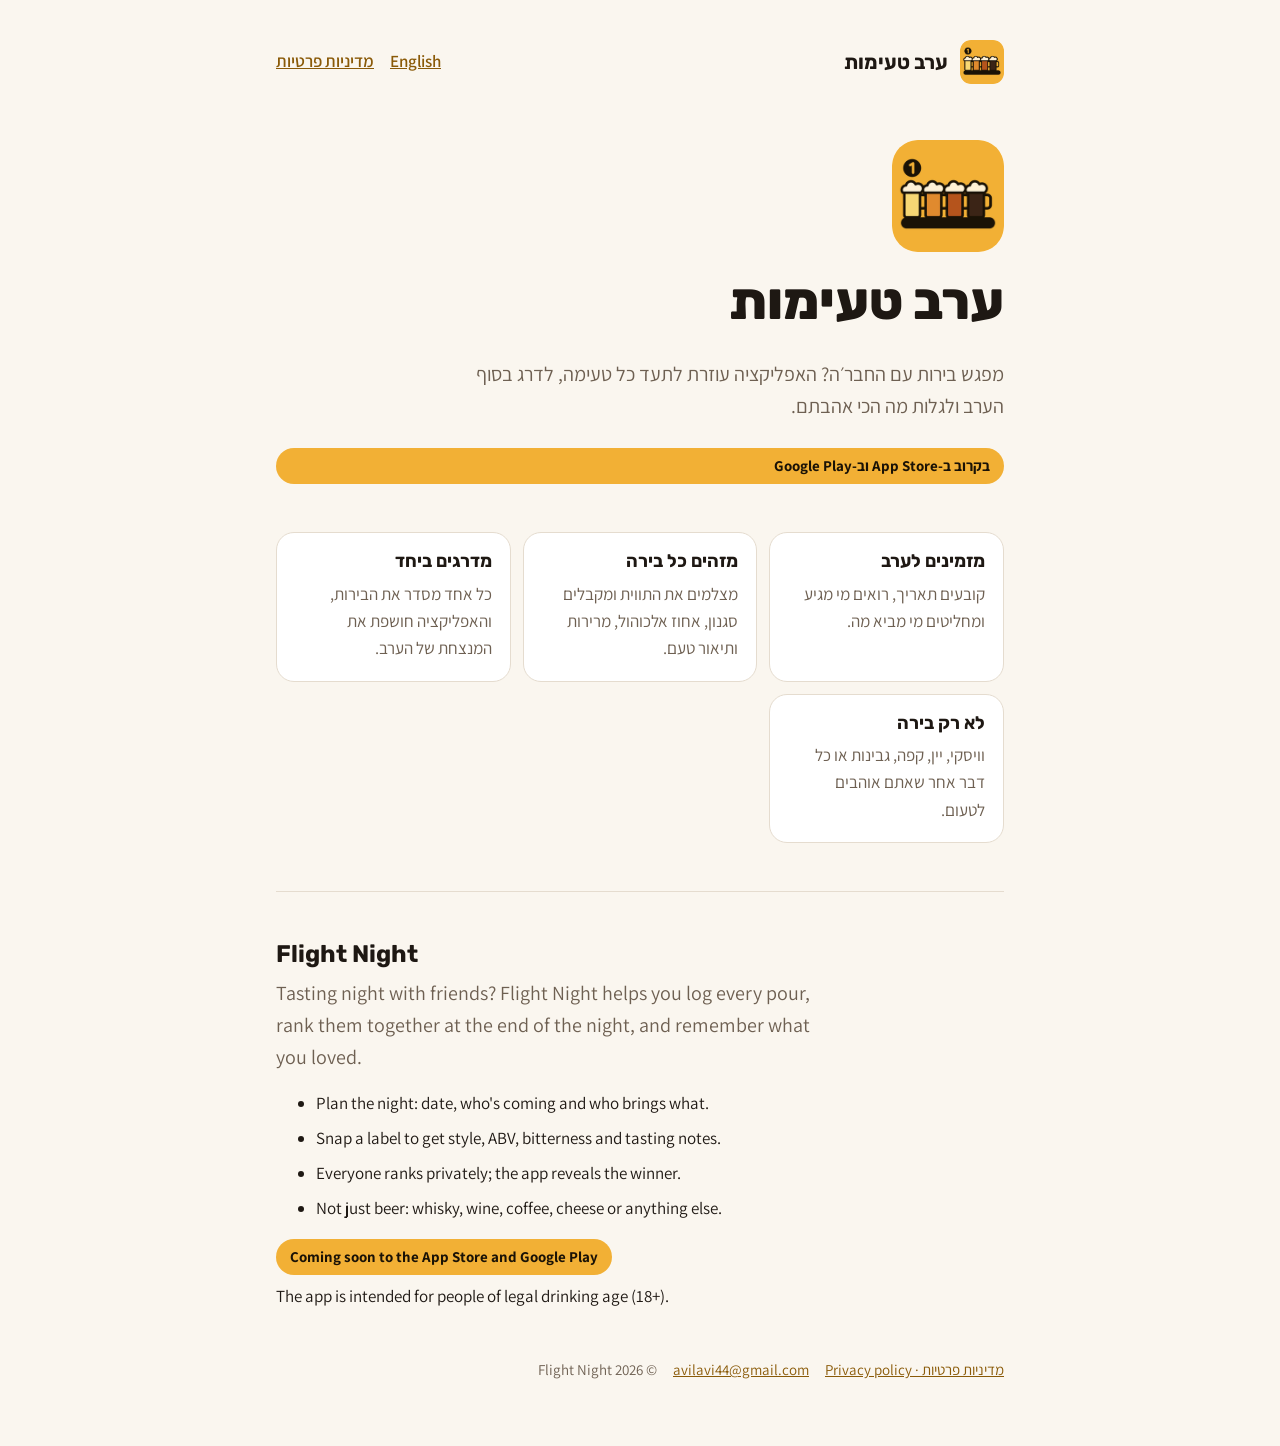
<file: index.html>
<!doctype html>
<html lang="he" dir="rtl">
<head>
  <meta charset="utf-8">
  <meta name="viewport" content="width=device-width, initial-scale=1">
  <title>ערב טעימות · Flight Night</title>
  <meta name="description" content="אפליקציה למפגשי טעימות עם חברים: מתעדים, מדרגים ונזכרים בכל טעימה. Flight Night — log, rank and remember tasting nights with friends.">
  <link rel="icon" href="icon.png">
  <link rel="preconnect" href="https://fonts.googleapis.com">
  <link rel="preconnect" href="https://fonts.gstatic.com" crossorigin>
  <link href="https://fonts.googleapis.com/css2?family=Assistant:wght@400;600;700&family=Rubik:wght@700;800&display=swap" rel="stylesheet">
  <link rel="stylesheet" href="style.css">
</head>
<body>
  <div class="wrap">
    <header class="top">
      <a class="brand" href="./"><img src="icon.png" alt="">ערב טעימות</a>
      <nav class="lang-links"><a href="#en" lang="en">English</a><a href="privacy.html">מדיניות פרטיות</a></nav>
    </header>

    <main>
      <section class="hero">
        <img src="icon.png" alt="אייקון האפליקציה: מגש טעימות עם ארבע כוסות בירה">
        <h1>ערב טעימות</h1>
        <p class="lead">מפגש בירות עם החבר׳ה? האפליקציה עוזרת לתעד כל טעימה, לדרג בסוף הערב ולגלות מה הכי אהבתם.</p>
        <span class="badge">בקרוב ב-App Store וב-Google Play</span>
      </section>

      <section class="features" aria-label="מה אפשר לעשות">
        <div class="card"><h3>מזמינים לערב</h3><p>קובעים תאריך, רואים מי מגיע ומחליטים מי מביא מה.</p></div>
        <div class="card"><h3>מזהים כל בירה</h3><p>מצלמים את התווית ומקבלים סגנון, אחוז אלכוהול, מרירות ותיאור טעם.</p></div>
        <div class="card"><h3>מדרגים ביחד</h3><p>כל אחד מסדר את הבירות, והאפליקציה חושפת את המנצחת של הערב.</p></div>
        <div class="card"><h3>לא רק בירה</h3><p>וויסקי, יין, קפה, גבינות או כל דבר אחר שאתם אוהבים לטעום.</p></div>
      </section>

      <hr>

      <section id="en" lang="en" dir="ltr">
        <h2>Flight Night</h2>
        <p class="lead">Tasting night with friends? Flight Night helps you log every pour, rank them together at the end of the night, and remember what you loved.</p>
        <ul>
          <li>Plan the night: date, who's coming and who brings what.</li>
          <li>Snap a label to get style, ABV, bitterness and tasting notes.</li>
          <li>Everyone ranks privately; the app reveals the winner.</li>
          <li>Not just beer: whisky, wine, coffee, cheese or anything else.</li>
        </ul>
        <p><span class="badge">Coming soon to the App Store and Google Play</span></p>
        <p>The app is intended for people of legal drinking age (18+).</p>
      </section>
    </main>

    <footer>
      <a href="privacy.html">מדיניות פרטיות · Privacy policy</a>
      <a href="mailto:avilavi44@gmail.com">avilavi44@gmail.com</a>
      <span>© 2026 Flight Night</span>
    </footer>
  </div>
</body>
</html>
</file>
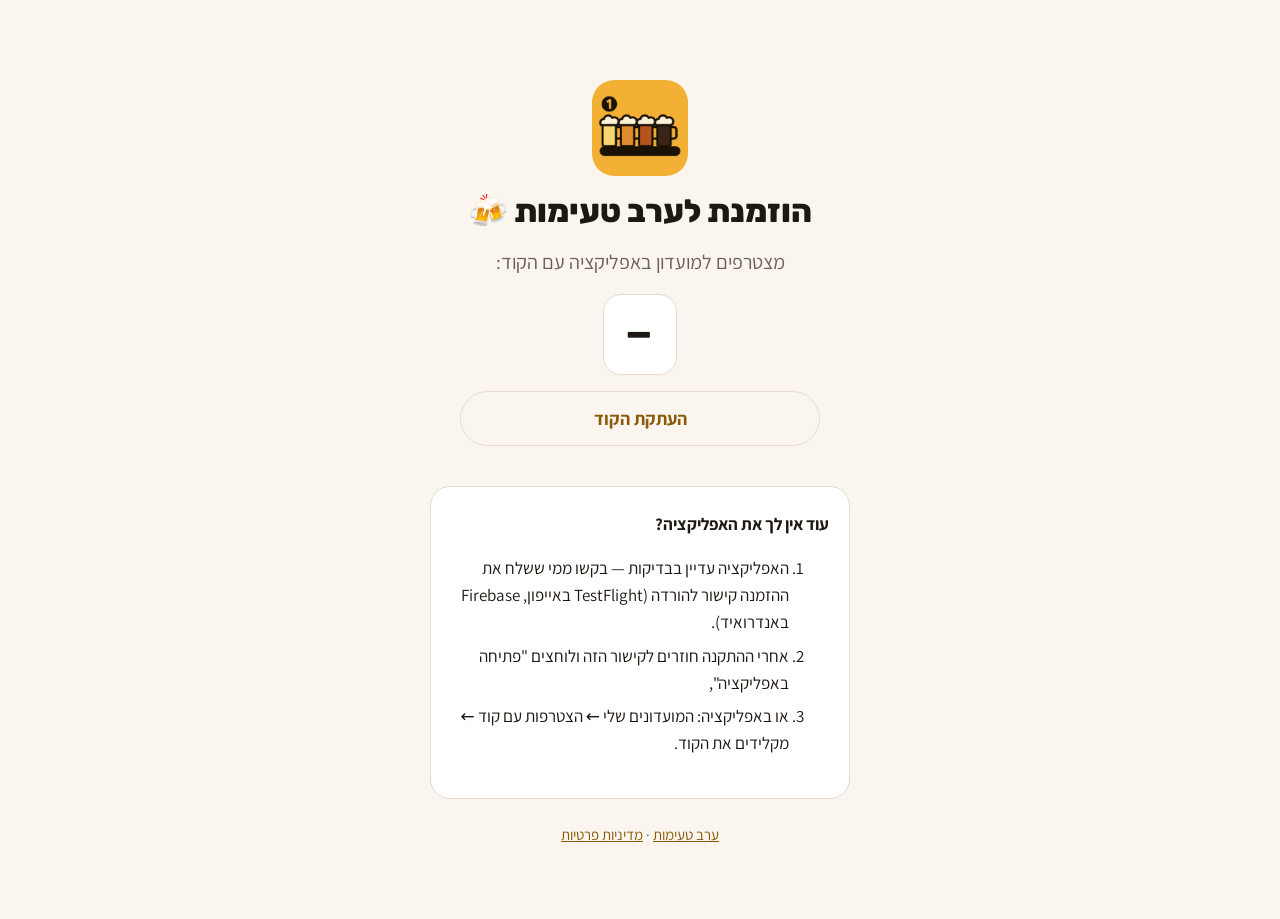
<file: join.html>
<!doctype html>
<html lang="he" dir="rtl">
<head>
  <meta charset="utf-8">
  <meta name="viewport" content="width=device-width, initial-scale=1">
  <title>הזמנה לערב טעימות · Flight Night</title>
  <meta name="description" content="הוזמנת להצטרף למועדון טעימות באפליקציית ערב טעימות.">
  <meta property="og:title" content="הוזמנת לערב טעימות 🍻">
  <meta property="og:description" content="פותחים את הקישור כדי להצטרף למועדון באפליקציית ערב טעימות.">
  <meta property="og:image" content="https://avilavi44.github.io/flight-night/icon.png">
  <meta property="og:type" content="website">
  <meta name="robots" content="noindex">
  <link rel="icon" href="icon.png">
  <link rel="preconnect" href="https://fonts.googleapis.com">
  <link rel="preconnect" href="https://fonts.gstatic.com" crossorigin>
  <link href="https://fonts.googleapis.com/css2?family=Assistant:wght@400;600;700&family=Rubik:wght@700;800&display=swap" rel="stylesheet">
  <link rel="stylesheet" href="style.css">
  <style>
    .invite { text-align: center; display: grid; gap: 16px; justify-items: center; padding-top: 40px; }
    .invite img { width: 96px; height: 96px; border-radius: 22px; }
    .code { font-family: 'Rubik', sans-serif; font-weight: 800; font-size: 34px; letter-spacing: 2px; direction: ltr;
            background: var(--surface); border: 1px solid var(--line); border-radius: 18px; padding: 12px 22px; }
    .btn { display: block; width: 100%; max-width: 360px; text-align: center; text-decoration: none; font-weight: 700; font-size: 18px;
           border-radius: 999px; padding: 15px 20px; background: var(--accent); color: var(--accent-ink); border: 0; cursor: pointer; font-family: inherit; }
    .btn.secondary { background: transparent; color: var(--link); border: 1px solid var(--line); }
    .steps { text-align: start; max-width: 420px; }
    .steps li { margin: 6px 0; }
  </style>
</head>
<body>
  <div class="wrap">
    <main class="invite">
      <img src="icon.png" alt="">
      <h1 style="font-size: 32px">הוזמנת לערב טעימות 🍻</h1>
      <p class="lead" style="margin: 0">מצטרפים למועדון באפליקציה עם הקוד:</p>
      <div class="code" id="code">—</div>
      <a class="btn" id="open" href="#">פתיחה באפליקציה</a>
      <button class="btn secondary" id="copy" type="button">העתקת הקוד</button>
      <div class="doc steps">
        <strong>עוד אין לך את האפליקציה?</strong>
        <ol>
          <li>האפליקציה עדיין בבדיקות — בקשו ממי ששלח את ההזמנה קישור להורדה (TestFlight באייפון, Firebase באנדרואיד).</li>
          <li>אחרי ההתקנה חוזרים לקישור הזה ולוחצים "פתיחה באפליקציה",</li>
          <li>או באפליקציה: המועדונים שלי ← הצטרפות עם קוד ← מקלידים את הקוד.</li>
        </ol>
      </div>
      <p class="muted" style="font-size: 15px"><a href="./">ערב טעימות</a> · <a href="privacy.html">מדיניות פרטיות</a></p>
    </main>
  </div>
  <script>
    (function () {
      var params = new URLSearchParams(location.search);
      var raw = (params.get('c') || location.hash.slice(1) || '').toUpperCase();
      var code = raw.replace(/[^A-Z0-9-]/g, '').slice(0, 12);
      var codeEl = document.getElementById('code');
      var open = document.getElementById('open');
      if (!code) {
        codeEl.textContent = '—';
        open.style.display = 'none';
        return;
      }
      codeEl.textContent = code;
      var appUrl = 'flightnight://join/' + encodeURIComponent(code);
      open.href = appUrl;
      // Try the app straight away; if it isn't installed, this page stays with the instructions.
      setTimeout(function () { location.href = appUrl; }, 300);
      document.getElementById('copy').addEventListener('click', function () {
        var btn = this;
        (navigator.clipboard ? navigator.clipboard.writeText(code) : Promise.reject())
          .then(function () { btn.textContent = 'הועתק ✓'; })
          .catch(function () { btn.textContent = code; });
      });
    })();
  </script>
</body>
</html>
</file>
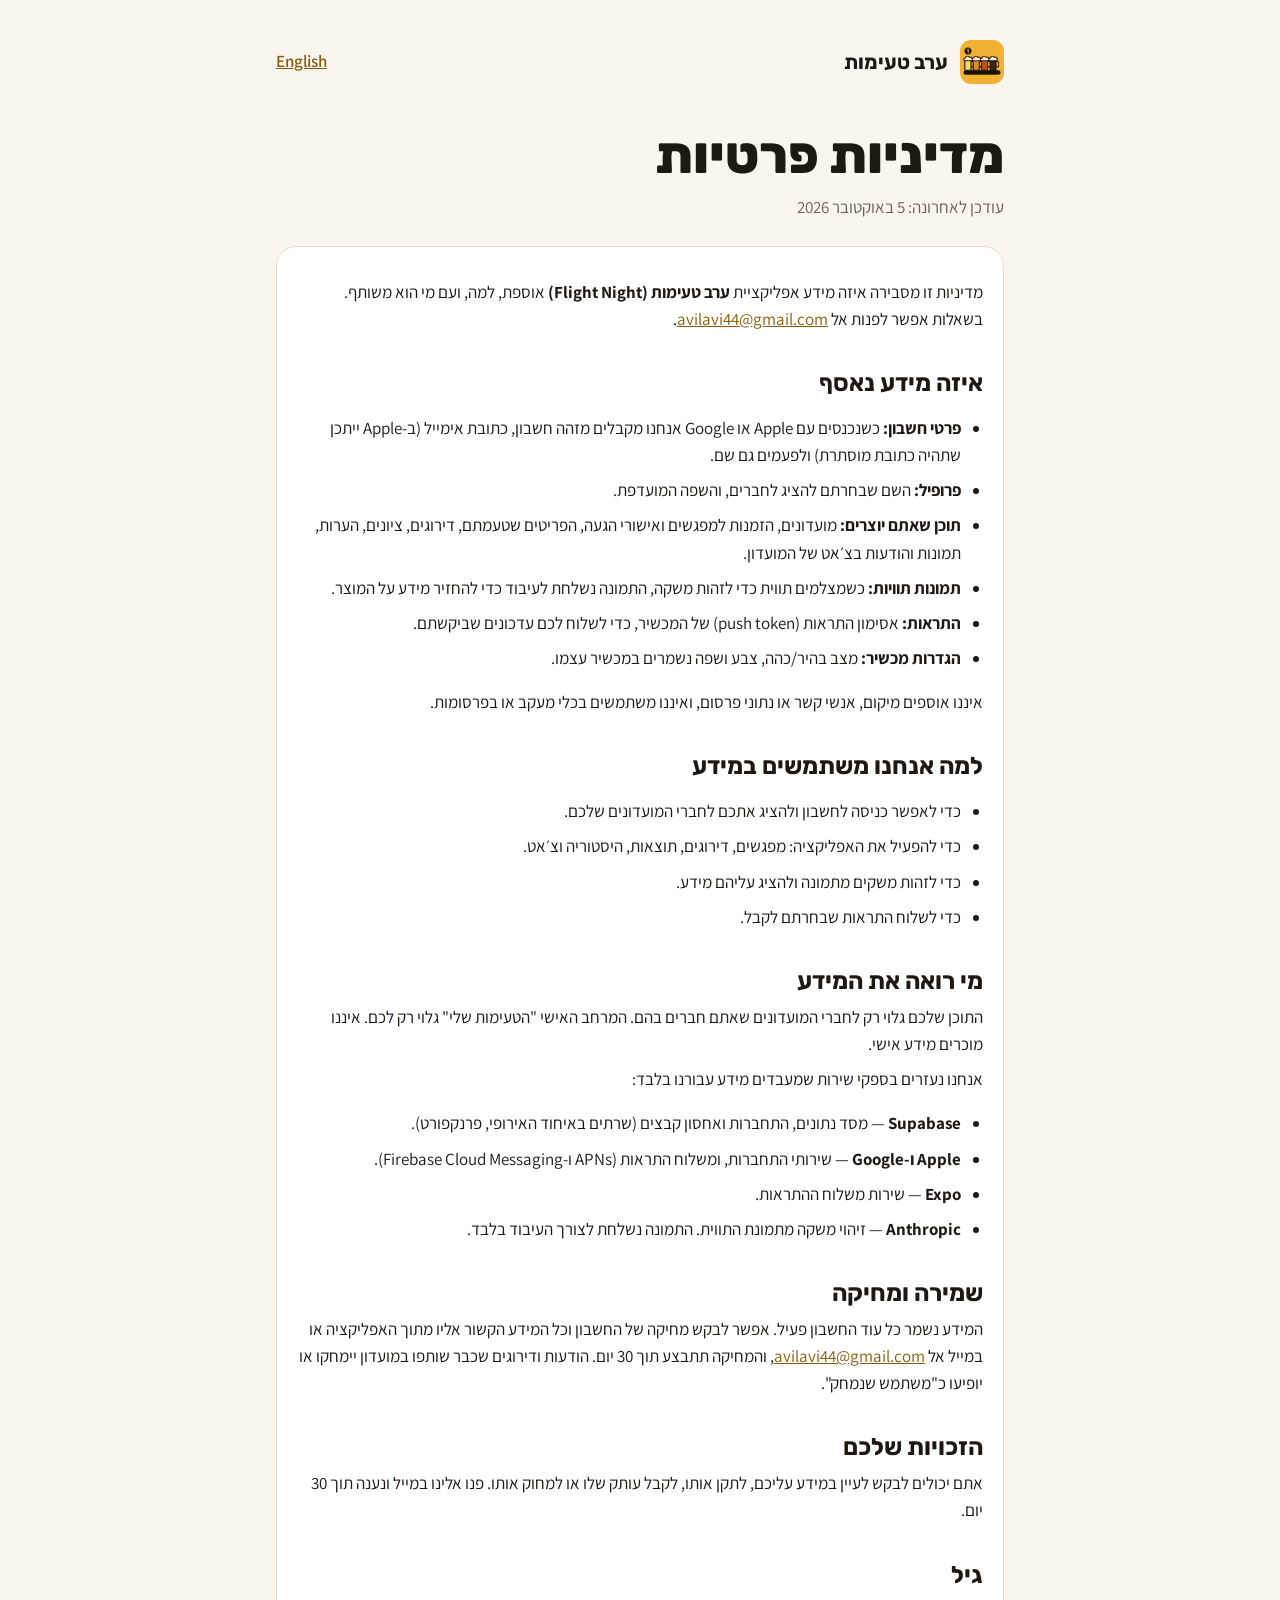
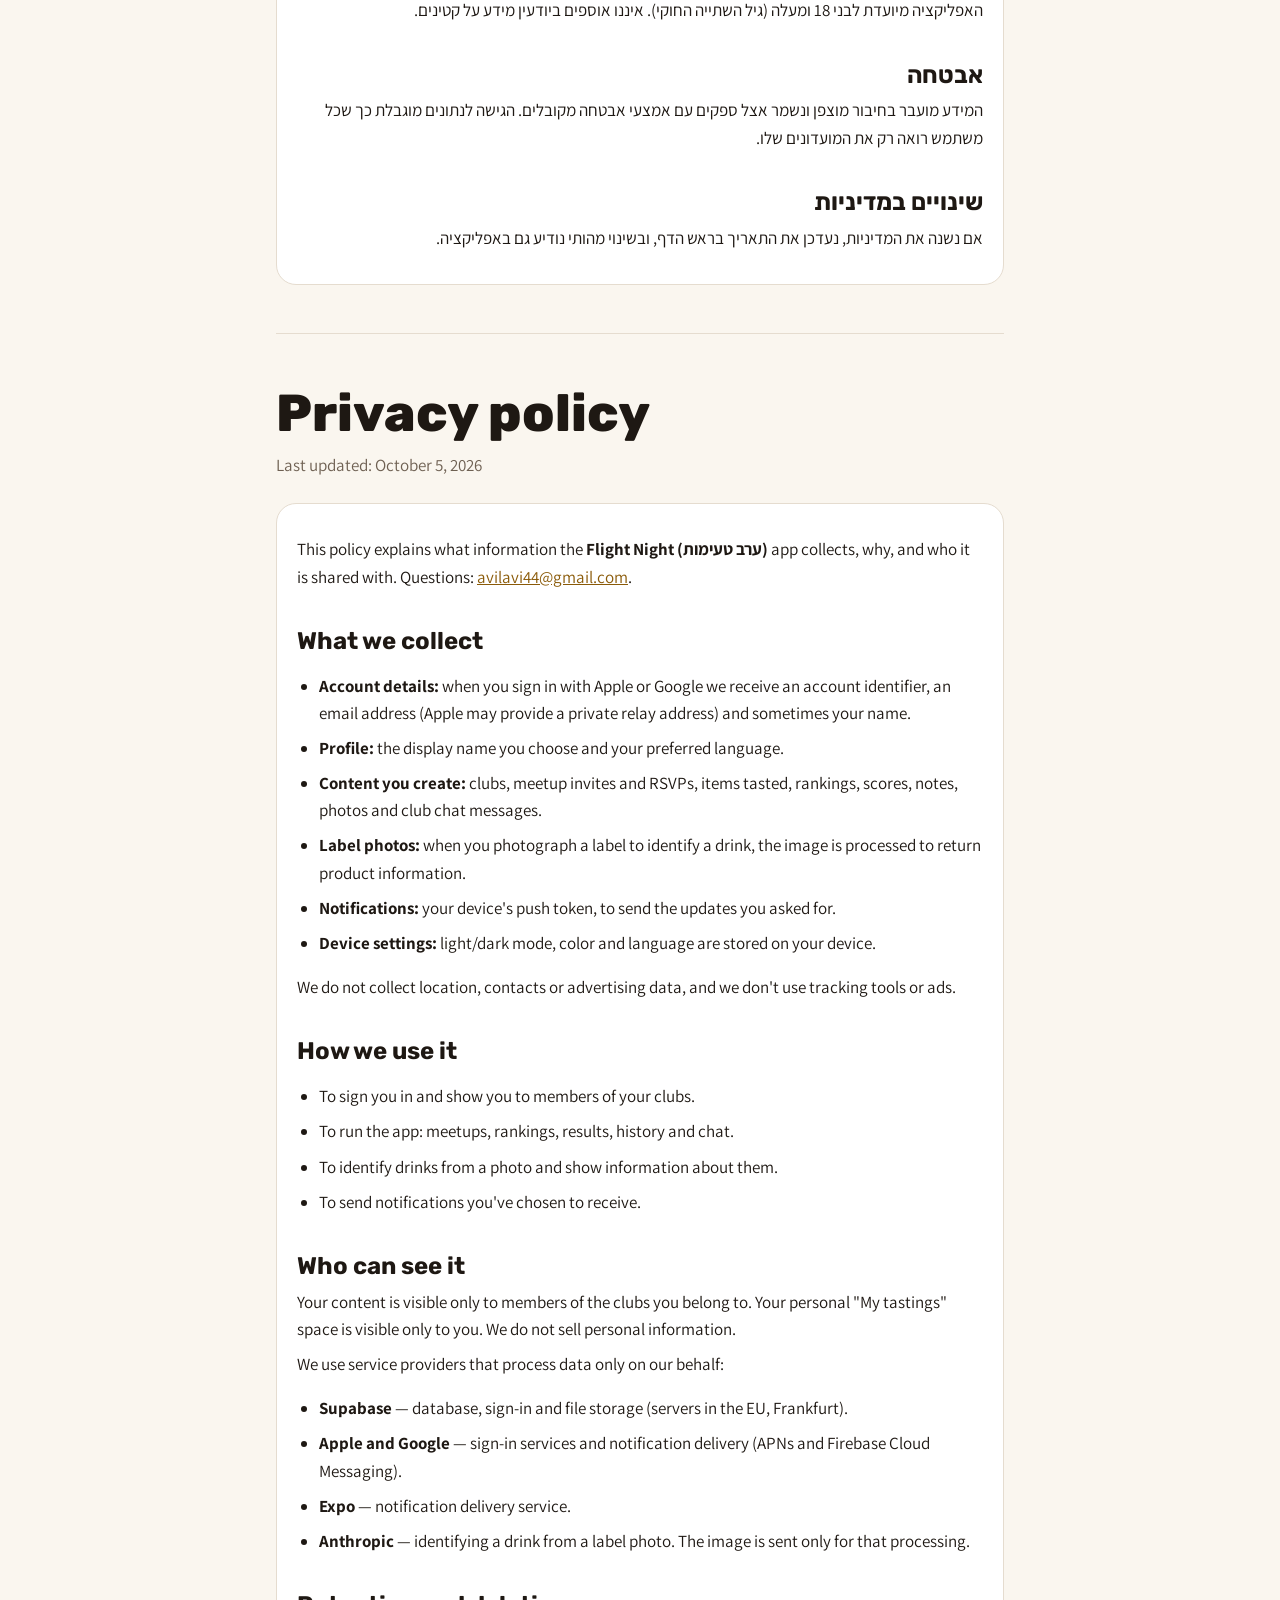
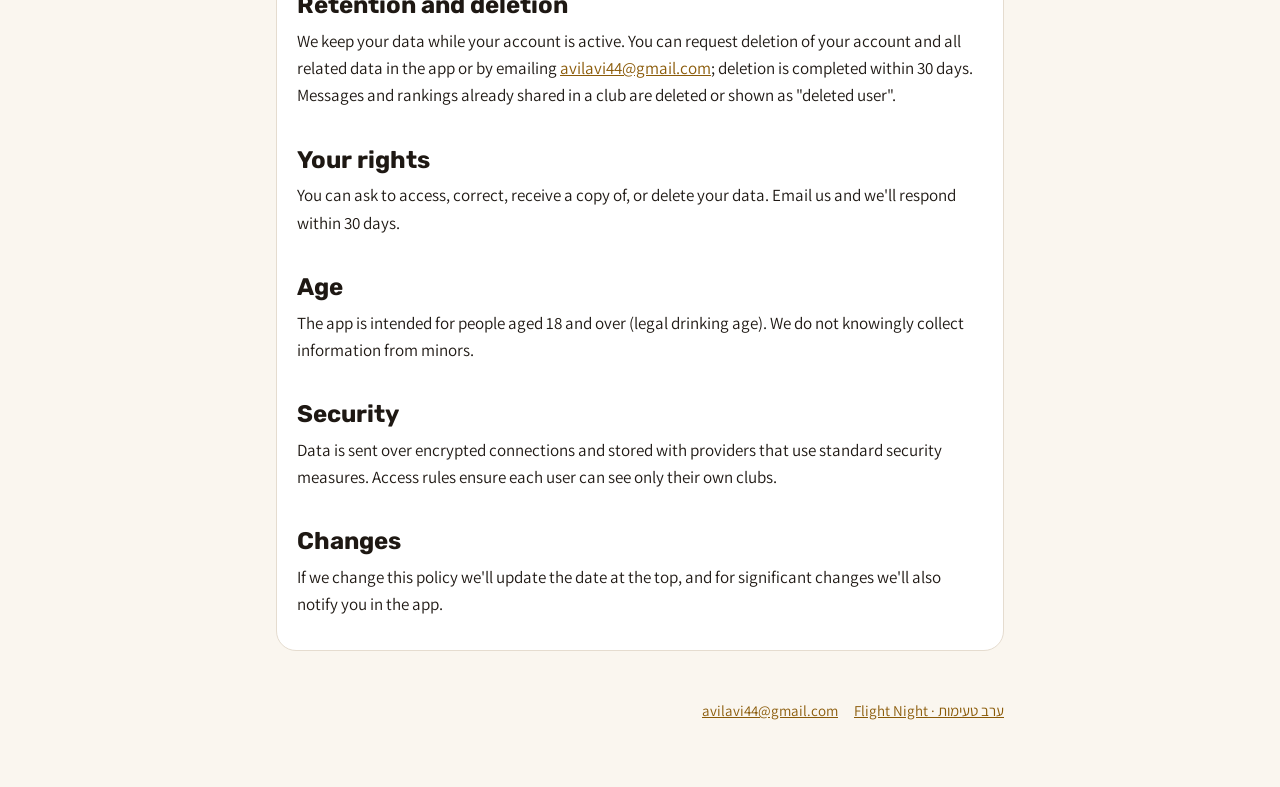
<file: privacy.html>
<!doctype html>
<html lang="he" dir="rtl">
<head>
  <meta charset="utf-8">
  <meta name="viewport" content="width=device-width, initial-scale=1">
  <title>מדיניות פרטיות · Privacy policy · Flight Night</title>
  <meta name="description" content="מדיניות הפרטיות של אפליקציית ערב טעימות (Flight Night).">
  <link rel="icon" href="icon.png">
  <link rel="preconnect" href="https://fonts.googleapis.com">
  <link rel="preconnect" href="https://fonts.gstatic.com" crossorigin>
  <link href="https://fonts.googleapis.com/css2?family=Assistant:wght@400;600;700&family=Rubik:wght@700;800&display=swap" rel="stylesheet">
  <link rel="stylesheet" href="style.css">
</head>
<body>
  <div class="wrap">
    <header class="top">
      <a class="brand" href="./"><img src="icon.png" alt="">ערב טעימות</a>
      <nav class="lang-links"><a href="#en" lang="en">English</a></nav>
    </header>

    <main>
      <h1 style="margin-top:40px">מדיניות פרטיות</h1>
      <p class="muted">עודכן לאחרונה: 5 באוקטובר 2026</p>

      <div class="doc">
        <p>מדיניות זו מסבירה איזה מידע אפליקציית <strong>ערב טעימות (Flight Night)</strong> אוספת, למה, ועם מי הוא משותף. בשאלות אפשר לפנות אל <a href="mailto:avilavi44@gmail.com">avilavi44@gmail.com</a>.</p>

        <h2>איזה מידע נאסף</h2>
        <ul>
          <li><strong>פרטי חשבון:</strong> כשנכנסים עם Apple או Google אנחנו מקבלים מזהה חשבון, כתובת אימייל (ב-Apple ייתכן שתהיה כתובת מוסתרת) ולפעמים גם שם.</li>
          <li><strong>פרופיל:</strong> השם שבחרתם להציג לחברים, והשפה המועדפת.</li>
          <li><strong>תוכן שאתם יוצרים:</strong> מועדונים, הזמנות למפגשים ואישורי הגעה, הפריטים שטעמתם, דירוגים, ציונים, הערות, תמונות והודעות בצ׳אט של המועדון.</li>
          <li><strong>תמונות תוויות:</strong> כשמצלמים תווית כדי לזהות משקה, התמונה נשלחת לעיבוד כדי להחזיר מידע על המוצר.</li>
          <li><strong>התראות:</strong> אסימון התראות (push token) של המכשיר, כדי לשלוח לכם עדכונים שביקשתם.</li>
          <li><strong>הגדרות מכשיר:</strong> מצב בהיר/כהה, צבע ושפה נשמרים במכשיר עצמו.</li>
        </ul>
        <p>איננו אוספים מיקום, אנשי קשר או נתוני פרסום, ואיננו משתמשים בכלי מעקב או בפרסומות.</p>

        <h2>למה אנחנו משתמשים במידע</h2>
        <ul>
          <li>כדי לאפשר כניסה לחשבון ולהציג אתכם לחברי המועדונים שלכם.</li>
          <li>כדי להפעיל את האפליקציה: מפגשים, דירוגים, תוצאות, היסטוריה וצ׳אט.</li>
          <li>כדי לזהות משקים מתמונה ולהציג עליהם מידע.</li>
          <li>כדי לשלוח התראות שבחרתם לקבל.</li>
        </ul>

        <h2>מי רואה את המידע</h2>
        <p>התוכן שלכם גלוי רק לחברי המועדונים שאתם חברים בהם. המרחב האישי &quot;הטעימות שלי&quot; גלוי רק לכם. איננו מוכרים מידע אישי.</p>
        <p>אנחנו נעזרים בספקי שירות שמעבדים מידע עבורנו בלבד:</p>
        <ul>
          <li><strong>Supabase</strong> — מסד נתונים, התחברות ואחסון קבצים (שרתים באיחוד האירופי, פרנקפורט).</li>
          <li><strong>Apple ו-Google</strong> — שירותי התחברות, ומשלוח התראות (APNs ו-Firebase Cloud Messaging).</li>
          <li><strong>Expo</strong> — שירות משלוח ההתראות.</li>
          <li><strong>Anthropic</strong> — זיהוי משקה מתמונת התווית. התמונה נשלחת לצורך העיבוד בלבד.</li>
        </ul>

        <h2>שמירה ומחיקה</h2>
        <p>המידע נשמר כל עוד החשבון פעיל. אפשר לבקש מחיקה של החשבון וכל המידע הקשור אליו מתוך האפליקציה או במייל אל <a href="mailto:avilavi44@gmail.com">avilavi44@gmail.com</a>, והמחיקה תתבצע תוך 30 יום. הודעות ודירוגים שכבר שותפו במועדון יימחקו או יופיעו כ&quot;משתמש שנמחק&quot;.</p>

        <h2>הזכויות שלכם</h2>
        <p>אתם יכולים לבקש לעיין במידע עליכם, לתקן אותו, לקבל עותק שלו או למחוק אותו. פנו אלינו במייל ונענה תוך 30 יום.</p>

        <h2>גיל</h2>
        <p>האפליקציה מיועדת לבני 18 ומעלה (גיל השתייה החוקי). איננו אוספים ביודעין מידע על קטינים.</p>

        <h2>אבטחה</h2>
        <p>המידע מועבר בחיבור מוצפן ונשמר אצל ספקים עם אמצעי אבטחה מקובלים. הגישה לנתונים מוגבלת כך שכל משתמש רואה רק את המועדונים שלו.</p>

        <h2>שינויים במדיניות</h2>
        <p>אם נשנה את המדיניות, נעדכן את התאריך בראש הדף, ובשינוי מהותי נודיע גם באפליקציה.</p>
      </div>

      <hr>

      <section id="en" lang="en" dir="ltr">
        <h1>Privacy policy</h1>
        <p class="muted">Last updated: October 5, 2026</p>

        <div class="doc">
          <p>This policy explains what information the <strong>Flight Night (ערב טעימות)</strong> app collects, why, and who it is shared with. Questions: <a href="mailto:avilavi44@gmail.com">avilavi44@gmail.com</a>.</p>

          <h2>What we collect</h2>
          <ul>
            <li><strong>Account details:</strong> when you sign in with Apple or Google we receive an account identifier, an email address (Apple may provide a private relay address) and sometimes your name.</li>
            <li><strong>Profile:</strong> the display name you choose and your preferred language.</li>
            <li><strong>Content you create:</strong> clubs, meetup invites and RSVPs, items tasted, rankings, scores, notes, photos and club chat messages.</li>
            <li><strong>Label photos:</strong> when you photograph a label to identify a drink, the image is processed to return product information.</li>
            <li><strong>Notifications:</strong> your device's push token, to send the updates you asked for.</li>
            <li><strong>Device settings:</strong> light/dark mode, color and language are stored on your device.</li>
          </ul>
          <p>We do not collect location, contacts or advertising data, and we don't use tracking tools or ads.</p>

          <h2>How we use it</h2>
          <ul>
            <li>To sign you in and show you to members of your clubs.</li>
            <li>To run the app: meetups, rankings, results, history and chat.</li>
            <li>To identify drinks from a photo and show information about them.</li>
            <li>To send notifications you've chosen to receive.</li>
          </ul>

          <h2>Who can see it</h2>
          <p>Your content is visible only to members of the clubs you belong to. Your personal "My tastings" space is visible only to you. We do not sell personal information.</p>
          <p>We use service providers that process data only on our behalf:</p>
          <ul>
            <li><strong>Supabase</strong> — database, sign-in and file storage (servers in the EU, Frankfurt).</li>
            <li><strong>Apple and Google</strong> — sign-in services and notification delivery (APNs and Firebase Cloud Messaging).</li>
            <li><strong>Expo</strong> — notification delivery service.</li>
            <li><strong>Anthropic</strong> — identifying a drink from a label photo. The image is sent only for that processing.</li>
          </ul>

          <h2>Retention and deletion</h2>
          <p>We keep your data while your account is active. You can request deletion of your account and all related data in the app or by emailing <a href="mailto:avilavi44@gmail.com">avilavi44@gmail.com</a>; deletion is completed within 30 days. Messages and rankings already shared in a club are deleted or shown as "deleted user".</p>

          <h2>Your rights</h2>
          <p>You can ask to access, correct, receive a copy of, or delete your data. Email us and we'll respond within 30 days.</p>

          <h2>Age</h2>
          <p>The app is intended for people aged 18 and over (legal drinking age). We do not knowingly collect information from minors.</p>

          <h2>Security</h2>
          <p>Data is sent over encrypted connections and stored with providers that use standard security measures. Access rules ensure each user can see only their own clubs.</p>

          <h2>Changes</h2>
          <p>If we change this policy we'll update the date at the top, and for significant changes we'll also notify you in the app.</p>
        </div>
      </section>
    </main>

    <footer>
      <a href="./">ערב טעימות · Flight Night</a>
      <a href="mailto:avilavi44@gmail.com">avilavi44@gmail.com</a>
    </footer>
  </div>
</body>
</html>
</file>
<file: style.css>
:root {
  --bg: #FAF6EF;
  --surface: #FFFFFF;
  --line: #E5DCCF;
  --text: #1E1813;
  --muted: #6E6052;
  --accent: #F2B035;
  --accent-ink: #1A1206;
  --link: #8A5A08;
}
@media (prefers-color-scheme: dark) {
  :root {
    --bg: #14110E;
    --surface: #1F1A15;
    --line: #2E2620;
    --text: #F4EDE3;
    --muted: #B3A594;
    --link: #F2B035;
  }
}
* { box-sizing: border-box; }
html { -webkit-text-size-adjust: 100%; }
body {
  margin: 0;
  background: var(--bg);
  color: var(--text);
  font-family: 'Assistant', system-ui, -apple-system, 'Segoe UI', Arial, sans-serif;
  font-size: 17px;
  line-height: 1.6;
}
h1, h2, h3 { font-family: 'Rubik', system-ui, sans-serif; line-height: 1.2; margin: 0; }
h1 { font-size: clamp(34px, 7vw, 52px); font-weight: 800; }
h2 { font-size: 24px; font-weight: 700; margin-top: 36px; }
h3 { font-size: 18px; font-weight: 700; margin-top: 22px; }
p, li { margin: 8px 0; }
a { color: var(--link); }
a:hover { text-decoration-thickness: 2px; }
.wrap { max-width: 760px; margin: 0 auto; padding: 40px 16px 64px; }
.top { display: flex; align-items: center; justify-content: space-between; gap: 12px; flex-wrap: wrap; }
.brand { display: flex; align-items: center; gap: 12px; text-decoration: none; color: var(--text); font-family: 'Rubik', sans-serif; font-weight: 700; font-size: 20px; }
.brand img { width: 44px; height: 44px; border-radius: 11px; }
.lang-links { display: flex; gap: 16px; font-weight: 600; }
.hero { display: grid; gap: 18px; padding: 56px 0 24px; }
.hero img { width: 112px; height: 112px; border-radius: 26px; }
.lead { font-size: 20px; color: var(--muted); max-width: 560px; }
.badge { display: inline-block; background: var(--accent); color: var(--accent-ink); font-weight: 700; border-radius: 999px; padding: 6px 14px; font-size: 15px; }
.features { display: grid; grid-template-columns: repeat(auto-fit, minmax(220px, 1fr)); gap: 12px; margin-top: 24px; }
.card { background: var(--surface); border: 1px solid var(--line); border-radius: 18px; padding: 18px; }
.card h3 { margin-top: 0; }
.card p { color: var(--muted); margin-bottom: 0; }
.doc { background: var(--surface); border: 1px solid var(--line); border-radius: 20px; padding: 24px 20px; margin-top: 24px; }
.doc ul { padding-inline-start: 22px; }
.muted { color: var(--muted); }
hr { border: 0; border-top: 1px solid var(--line); margin: 48px 0; }
footer { margin-top: 48px; color: var(--muted); font-size: 15px; display: flex; gap: 16px; flex-wrap: wrap; }
</file>
